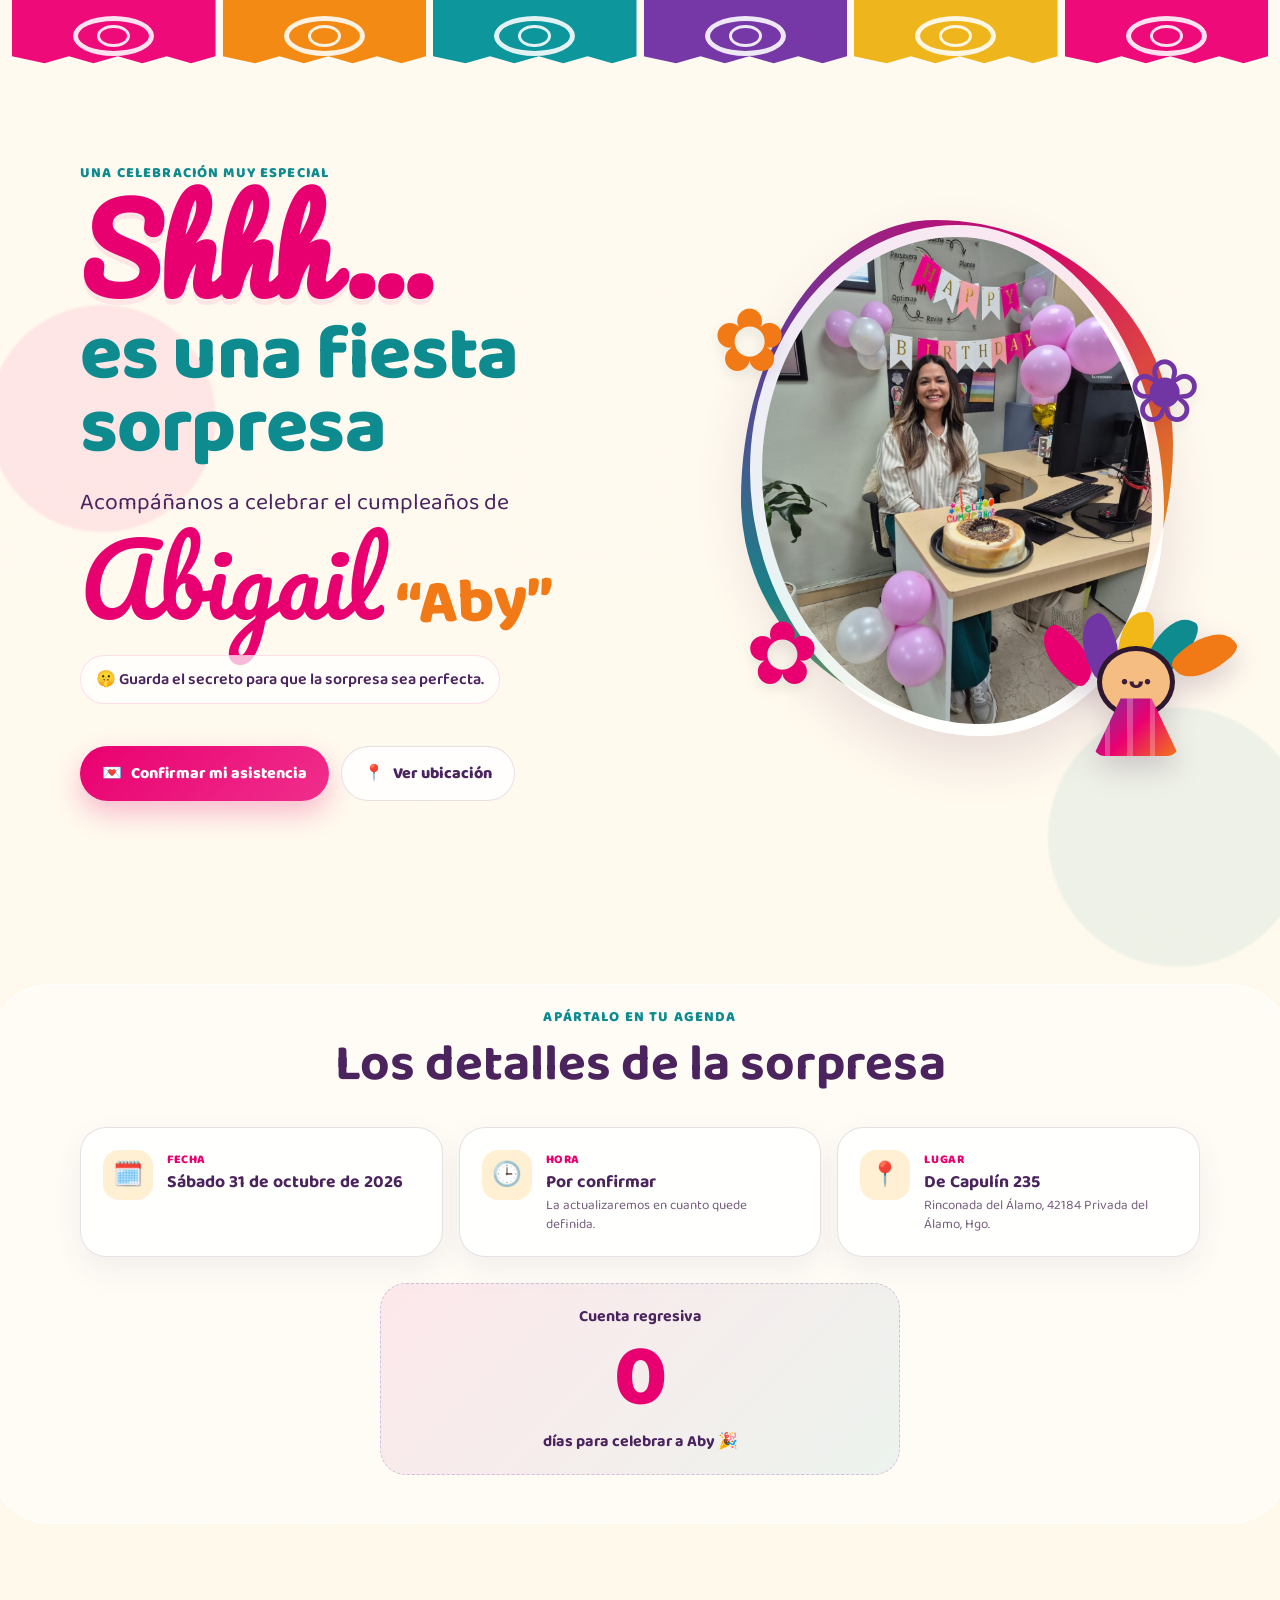
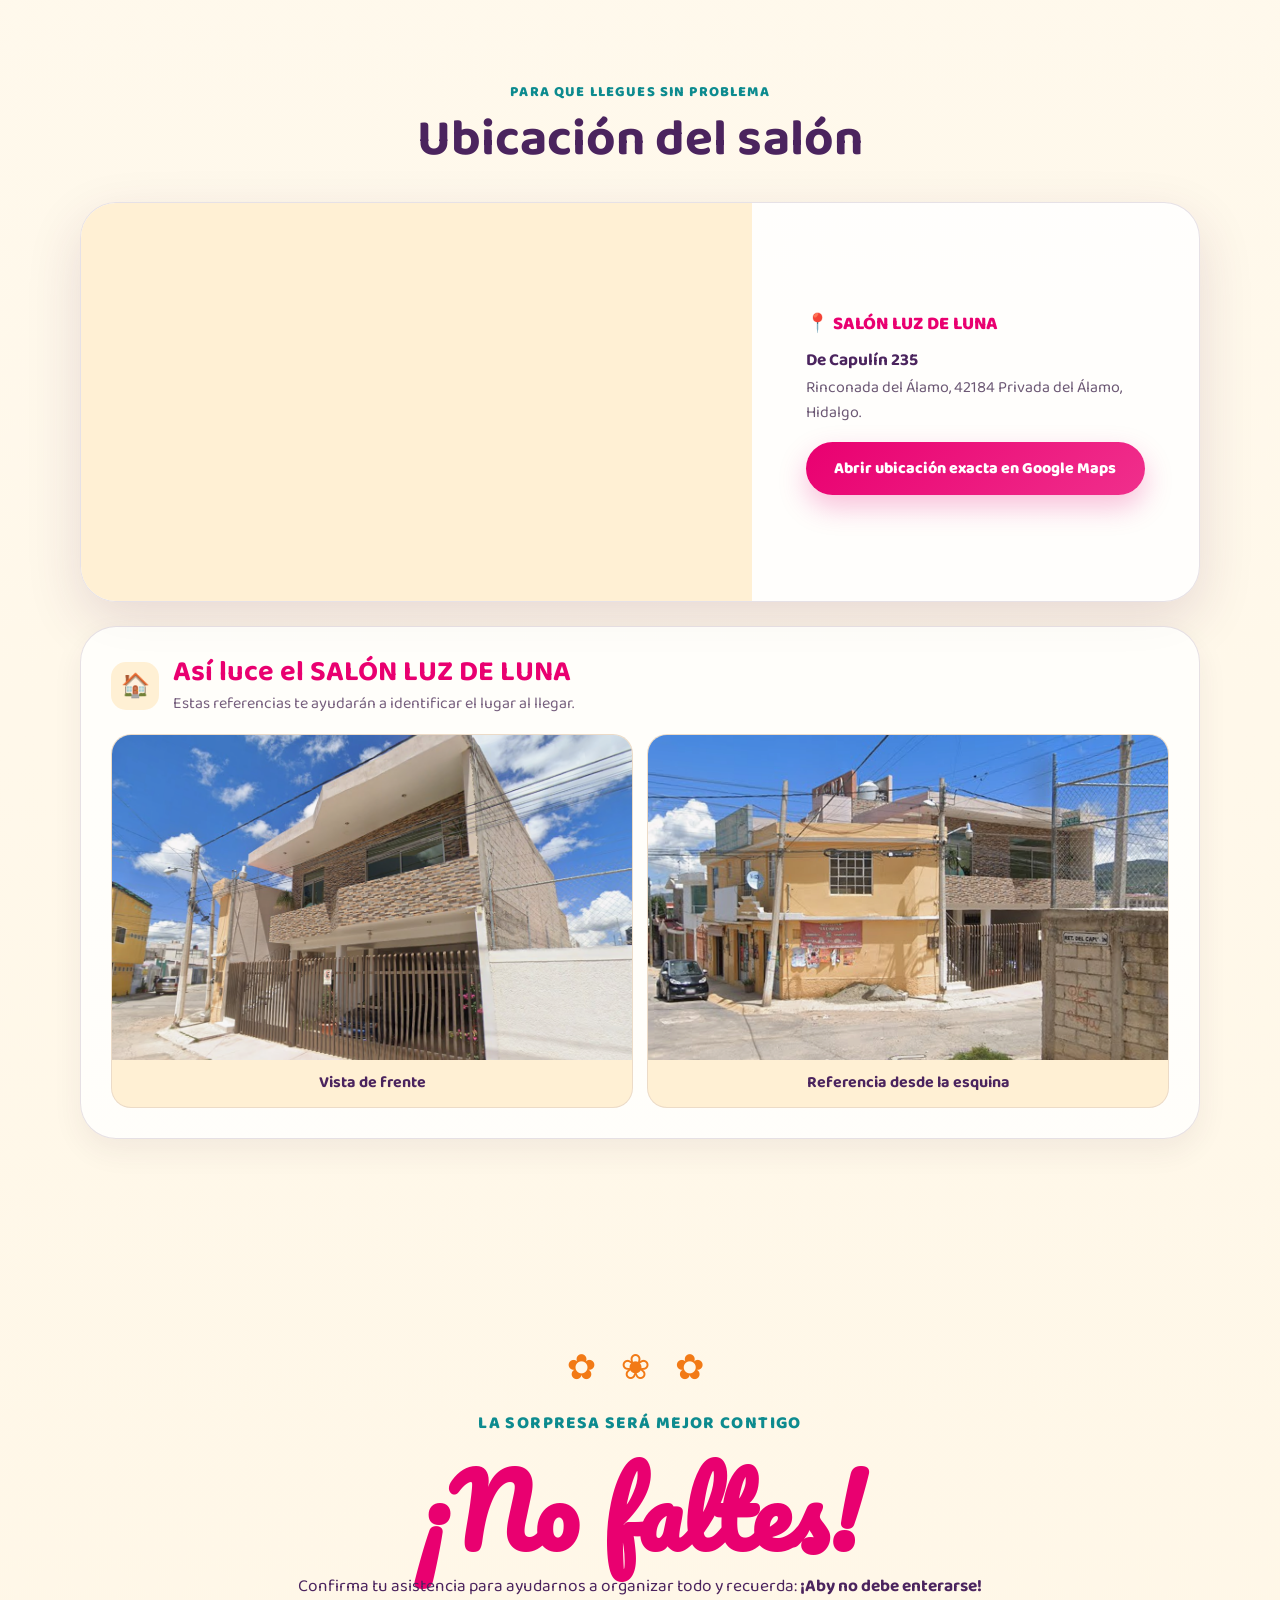
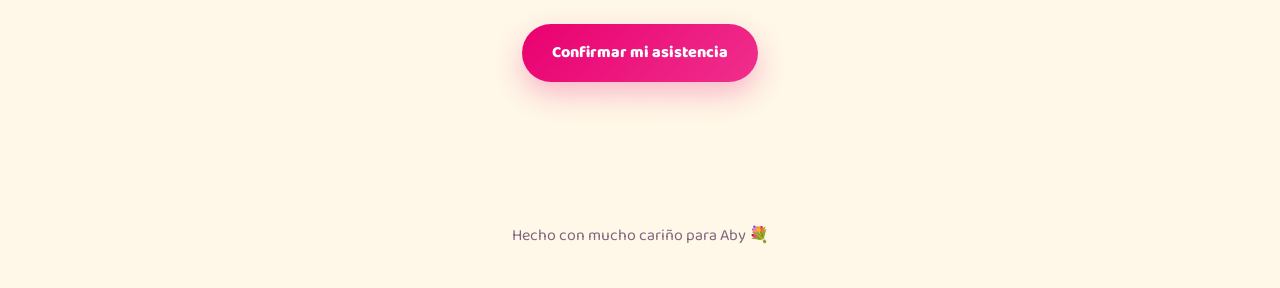
<file: index.html>
<!DOCTYPE html>
<html lang="es">
<head>
  <meta charset="UTF-8" />
  <meta name="viewport" content="width=device-width, initial-scale=1.0" />
  <meta name="theme-color" content="#fff6e7" />
  <meta name="description" content="Invitación sorpresa para celebrar el cumpleaños de Aby." />
  <title>Shhh... es una fiesta sorpresa | Aby</title>

  <link rel="preconnect" href="https://fonts.googleapis.com">
  <link rel="preconnect" href="https://fonts.gstatic.com" crossorigin>
  <link href="https://fonts.googleapis.com/css2?family=Baloo+2:wght@500;600;700;800&family=Pacifico&display=swap" rel="stylesheet">
  <link rel="stylesheet" href="styles.css" />
</head>
<body>
  <div class="papel-picado" aria-hidden="true">
    <span class="papel papel--pink"></span>
    <span class="papel papel--orange"></span>
    <span class="papel papel--teal"></span>
    <span class="papel papel--purple"></span>
    <span class="papel papel--yellow"></span>
    <span class="papel papel--pink"></span>
  </div>

  <div class="petals" aria-hidden="true">
    <i class="petal p1"></i><i class="petal p2"></i><i class="petal p3"></i>
    <i class="petal p4"></i><i class="petal p5"></i><i class="petal p6"></i>
  </div>

  <main>
    <section class="hero section reveal" id="inicio">
      <div class="hero__copy">
        <p class="eyebrow">Una celebración muy especial</p>
        <h1>
          <span>Shhh...</span>
          <strong>es una fiesta sorpresa</strong>
        </h1>

        <p class="hero__intro">
          Acompáñanos a celebrar el cumpleaños de
        </p>

        <div class="name-wrap" aria-label="Abigail, Aby">
          <span class="name">Abigail</span>
          <span class="nickname">“Aby”</span>
        </div>

        <p class="secret-note">🤫 Guarda el secreto para que la sorpresa sea perfecta.</p>

        <div class="hero__actions">
          <button class="btn btn--primary" id="openRsvp" type="button">
            <span>💌</span> Confirmar mi asistencia
          </button>
          <a class="btn btn--secondary" href="#ubicacion">
            <span>📍</span> Ver ubicación
          </a>
        </div>
      </div>

      <div class="portrait-wrap" aria-label="Foto de Aby">
        <div class="flower flower--one" aria-hidden="true">✿</div>
        <div class="flower flower--two" aria-hidden="true">❀</div>
        <div class="flower flower--three" aria-hidden="true">✿</div>
        <div class="portrait-ring">
          <img src="assets/aby.jpg" alt="Aby sonriendo" />
        </div>
        <div class="lele-badge" aria-hidden="true">
          <div class="lele-ribbons">
            <span></span><span></span><span></span><span></span><span></span>
          </div>
          <div class="lele-face">•ᴗ•</div>
          <div class="lele-dress"></div>
        </div>
      </div>
    </section>

    <section class="details section reveal" aria-labelledby="detalles-title">
      <div class="section-heading">
        <p class="eyebrow">Apártalo en tu agenda</p>
        <h2 id="detalles-title">Los detalles de la sorpresa</h2>
      </div>

      <div class="details-grid">
        <article class="detail-card">
          <div class="detail-icon" aria-hidden="true">🗓️</div>
          <div>
            <span class="detail-label">Fecha</span>
            <strong>Sábado 31 de octubre de 2026</strong>
          </div>
        </article>

        <article class="detail-card">
          <div class="detail-icon" aria-hidden="true">🕒</div>
          <div>
            <span class="detail-label">Hora</span>
            <strong>Por confirmar</strong>
            <small>La actualizaremos en cuanto quede definida.</small>
          </div>
        </article>

        <article class="detail-card">
          <div class="detail-icon" aria-hidden="true">📍</div>
          <div>
            <span class="detail-label">Lugar</span>
            <strong>De Capulín 235</strong>
            <small>Rinconada del Álamo, 42184 Privada del Álamo, Hgo.</small>
          </div>
        </article>
      </div>

      <div class="countdown-card" aria-live="polite">
        <span class="countdown-card__label">Cuenta regresiva</span>
        <div class="countdown-card__number" id="daysLeft">—</div>
        <span class="countdown-card__suffix">días para celebrar a Aby 🎉</span>
      </div>
    </section>

    <section class="location section reveal" id="ubicacion" aria-labelledby="ubicacion-title">
      <div class="section-heading">
        <p class="eyebrow">Para que llegues sin problema</p>
        <h2 id="ubicacion-title">Ubicación del salón</h2>
      </div>

      <div class="location-card">
        <div class="map-frame">
          <iframe
            title="Mapa de la ubicación del evento"
            src="https://www.google.com/maps?q=De%20Capul%C3%ADn%20235%2C%20Rinconada%20del%20%C3%81lamo%2C%2042184%20Privada%20del%20%C3%81lamo%2C%20Hidalgo&output=embed"
            loading="lazy"
            referrerpolicy="no-referrer-when-downgrade"
            allowfullscreen>
          </iframe>
        </div>

        <div class="location-copy">
          <span class="location-kicker">📍 SALÓN LUZ DE LUNA</span>
          <p class="location-address">
            <strong>De Capulín 235</strong><br>
            Rinconada del Álamo, 42184 Privada del Álamo, Hidalgo.
          </p>
          <a class="btn btn--primary btn--full"
             href="https://maps.app.goo.gl/XvXKvJ6q5sDy312R8"
             target="_blank"
             rel="noopener noreferrer">
            Abrir ubicación exacta en Google Maps
          </a>
        </div>
      </div>

      <div class="venue-reference" aria-labelledby="referencias-salon">
        <div class="venue-reference__heading">
          <span class="venue-reference__icon" aria-hidden="true">🏠</span>
          <div>
            <h3 id="referencias-salon">Así luce el SALÓN LUZ DE LUNA</h3>
            <p>Estas referencias te ayudarán a identificar el lugar al llegar.</p>
          </div>
        </div>

        <div class="venue-gallery">
          <figure class="venue-photo">
            <img
              src="assets/salon-luz-de-luna-frente.png"
              alt="Vista frontal del Salón Luz de Luna en De Capulín 235"
              loading="lazy">
            <figcaption>Vista de frente</figcaption>
          </figure>

          <figure class="venue-photo">
            <img
              src="assets/salon-luz-de-luna-referencia.png"
              alt="Referencia de la esquina para ubicar el Salón Luz de Luna"
              loading="lazy">
            <figcaption>Referencia desde la esquina</figcaption>
          </figure>
        </div>
      </div>
    </section>

    <section class="final-cta section reveal" aria-labelledby="final-title">
      <div class="final-cta__ornament" aria-hidden="true">✿ ❀ ✿</div>
      <p class="eyebrow">La sorpresa será mejor contigo</p>
      <h2 id="final-title">¡No faltes!</h2>
      <p>
        Confirma tu asistencia para ayudarnos a organizar todo y recuerda:
        <strong>¡Aby no debe enterarse!</strong>
      </p>
      <button class="btn btn--primary btn--big" id="openRsvpBottom" type="button">
        Confirmar mi asistencia
      </button>
    </section>
  </main>

  <footer>
    <span>Hecho con mucho cariño para Aby 💐</span>
  </footer>

  <div class="modal" id="rsvpModal" aria-hidden="true">
    <div class="modal__backdrop" data-close-modal></div>
    <section class="modal__dialog" role="dialog" aria-modal="true" aria-labelledby="rsvpTitle">
      <button class="modal__close" type="button" data-close-modal aria-label="Cerrar">×</button>
      <div class="modal__icon" aria-hidden="true">💐</div>
      <p class="eyebrow">Confirmación de asistencia</p>
      <h2 id="rsvpTitle">¡Nos dará mucho gusto verte!</h2>
      <p class="modal__lead">
        Regálanos tu nombre completo para añadirte a la lista de invitados confirmados.
      </p>

      <form id="rsvpForm" novalidate>
        <label for="fullName">Nombre completo</label>
        <input
          id="fullName"
          name="nombre"
          type="text"
          autocomplete="name"
          placeholder="Ej. Zuriel Villegas Anaya"
          minlength="5"
          maxlength="90"
          required
        />
<label for="note">Un mensajito para Aby 💖 <span>(opcional)</span></label>
        <textarea
          id="note"
          name="mensaje"
          rows="3"
          maxlength="180"
          placeholder="Déjale aquí unas palabras bonitas a Aby 💖"></textarea>

        <input type="hidden" name="evento" value="Fiesta sorpresa de Aby - 31/10/2026" />

        <button class="btn btn--primary btn--full" type="submit" id="submitRsvp">
          Sí, confirmo mi asistencia 🎉
        </button>
        <p class="form-status" id="formStatus" aria-live="polite"></p>
      </form>
    </section>
  </div>

  <script src="script.js"></script>
</body>
</html>
</file>
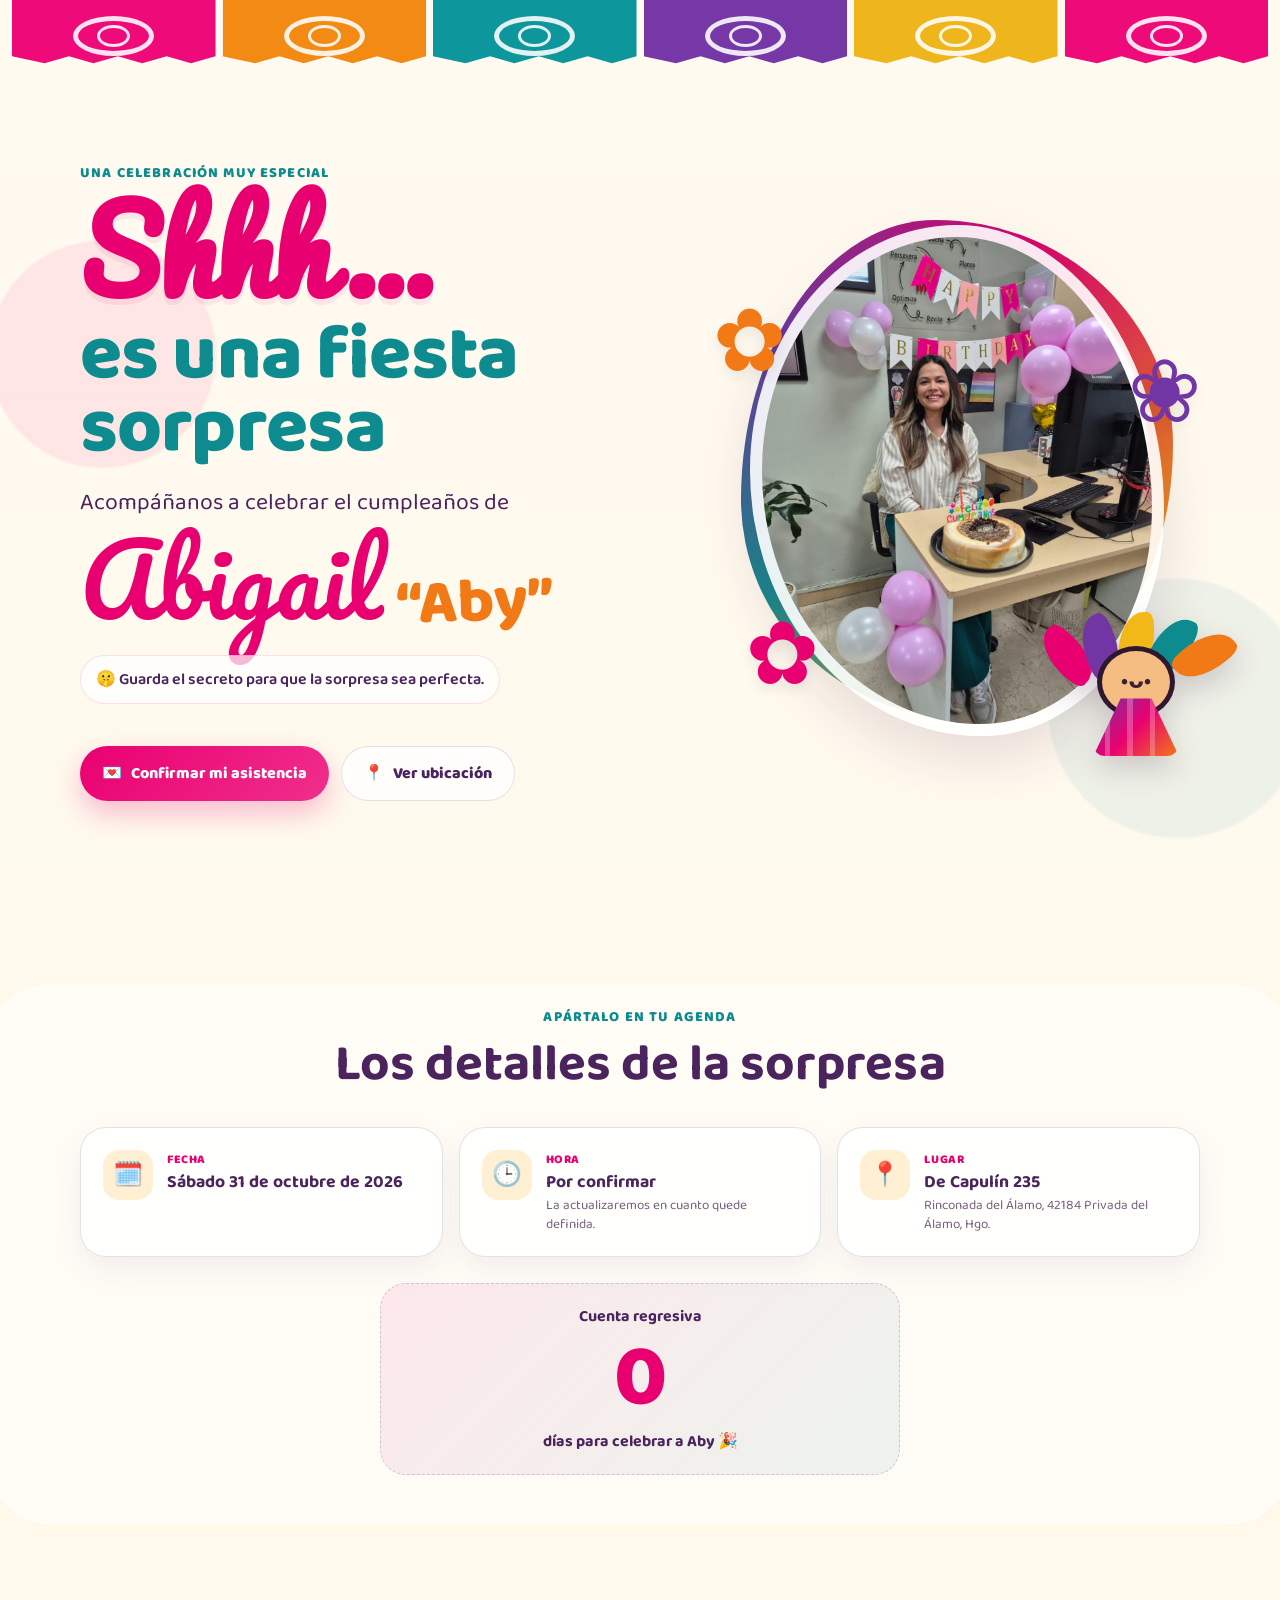
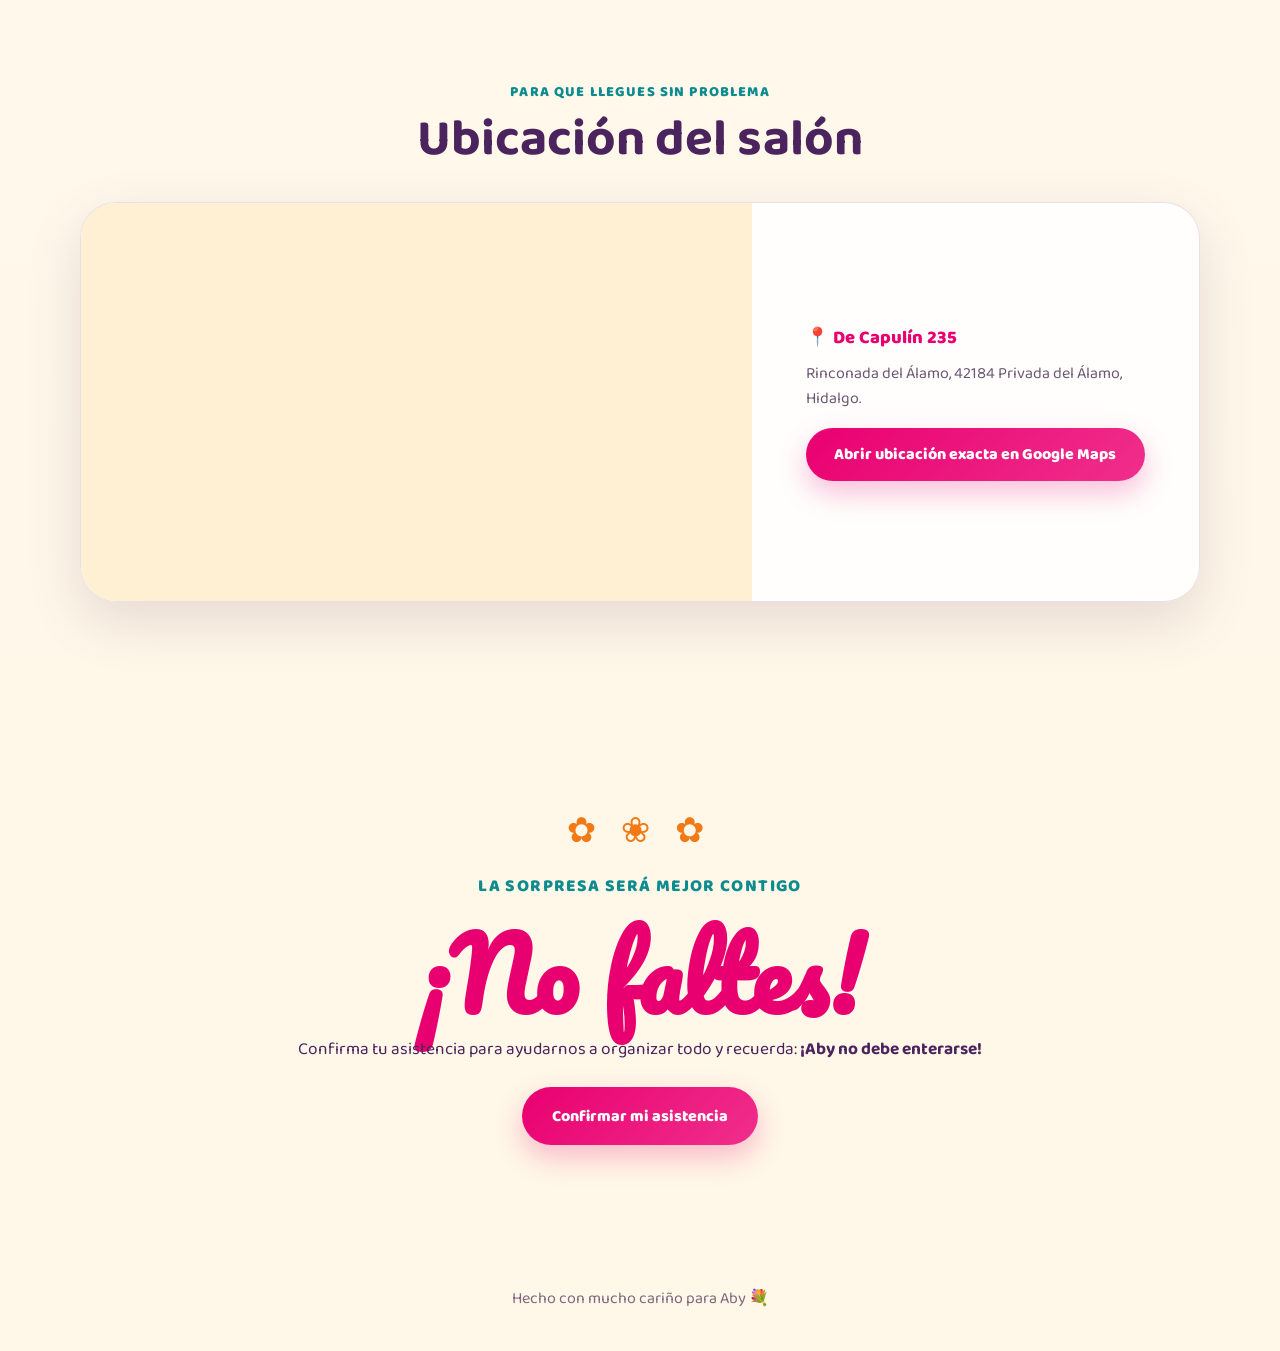
<file: Aby/index.html>
<!DOCTYPE html>
<html lang="es">
<head>
  <meta charset="UTF-8" />
  <meta name="viewport" content="width=device-width, initial-scale=1.0" />
  <meta name="theme-color" content="#fff6e7" />
  <meta name="description" content="Invitación sorpresa para celebrar el cumpleaños de Aby." />
  <title>Shhh... es una fiesta sorpresa | Aby</title>

  <link rel="preconnect" href="https://fonts.googleapis.com">
  <link rel="preconnect" href="https://fonts.gstatic.com" crossorigin>
  <link href="https://fonts.googleapis.com/css2?family=Baloo+2:wght@500;600;700;800&family=Pacifico&display=swap" rel="stylesheet">
  <link rel="stylesheet" href="styles.css" />
</head>
<body>
  <div class="papel-picado" aria-hidden="true">
    <span class="papel papel--pink"></span>
    <span class="papel papel--orange"></span>
    <span class="papel papel--teal"></span>
    <span class="papel papel--purple"></span>
    <span class="papel papel--yellow"></span>
    <span class="papel papel--pink"></span>
  </div>

  <div class="petals" aria-hidden="true">
    <i class="petal p1"></i><i class="petal p2"></i><i class="petal p3"></i>
    <i class="petal p4"></i><i class="petal p5"></i><i class="petal p6"></i>
  </div>

  <main>
    <section class="hero section reveal" id="inicio">
      <div class="hero__copy">
        <p class="eyebrow">Una celebración muy especial</p>
        <h1>
          <span>Shhh...</span>
          <strong>es una fiesta sorpresa</strong>
        </h1>

        <p class="hero__intro">
          Acompáñanos a celebrar el cumpleaños de
        </p>

        <div class="name-wrap" aria-label="Abigail, Aby">
          <span class="name">Abigail</span>
          <span class="nickname">“Aby”</span>
        </div>

        <p class="secret-note">🤫 Guarda el secreto para que la sorpresa sea perfecta.</p>

        <div class="hero__actions">
          <button class="btn btn--primary" id="openRsvp" type="button">
            <span>💌</span> Confirmar mi asistencia
          </button>
          <a class="btn btn--secondary" href="#ubicacion">
            <span>📍</span> Ver ubicación
          </a>
        </div>
      </div>

      <div class="portrait-wrap" aria-label="Foto de Aby">
        <div class="flower flower--one" aria-hidden="true">✿</div>
        <div class="flower flower--two" aria-hidden="true">❀</div>
        <div class="flower flower--three" aria-hidden="true">✿</div>
        <div class="portrait-ring">
          <img src="assets/aby.jpg" alt="Aby sonriendo" />
        </div>
        <div class="lele-badge" aria-hidden="true">
          <div class="lele-ribbons">
            <span></span><span></span><span></span><span></span><span></span>
          </div>
          <div class="lele-face">•ᴗ•</div>
          <div class="lele-dress"></div>
        </div>
      </div>
    </section>

    <section class="details section reveal" aria-labelledby="detalles-title">
      <div class="section-heading">
        <p class="eyebrow">Apártalo en tu agenda</p>
        <h2 id="detalles-title">Los detalles de la sorpresa</h2>
      </div>

      <div class="details-grid">
        <article class="detail-card">
          <div class="detail-icon" aria-hidden="true">🗓️</div>
          <div>
            <span class="detail-label">Fecha</span>
            <strong>Sábado 31 de octubre de 2026</strong>
          </div>
        </article>

        <article class="detail-card">
          <div class="detail-icon" aria-hidden="true">🕒</div>
          <div>
            <span class="detail-label">Hora</span>
            <strong>Por confirmar</strong>
            <small>La actualizaremos en cuanto quede definida.</small>
          </div>
        </article>

        <article class="detail-card">
          <div class="detail-icon" aria-hidden="true">📍</div>
          <div>
            <span class="detail-label">Lugar</span>
            <strong>De Capulín 235</strong>
            <small>Rinconada del Álamo, 42184 Privada del Álamo, Hgo.</small>
          </div>
        </article>
      </div>

      <div class="countdown-card" aria-live="polite">
        <span class="countdown-card__label">Cuenta regresiva</span>
        <div class="countdown-card__number" id="daysLeft">—</div>
        <span class="countdown-card__suffix">días para celebrar a Aby 🎉</span>
      </div>
    </section>

    <section class="location section reveal" id="ubicacion" aria-labelledby="ubicacion-title">
      <div class="section-heading">
        <p class="eyebrow">Para que llegues sin problema</p>
        <h2 id="ubicacion-title">Ubicación del salón</h2>
      </div>

      <div class="location-card">
        <div class="map-frame">
          <iframe
            title="Mapa de la ubicación del evento"
            src="https://www.google.com/maps?q=De%20Capul%C3%ADn%20235%2C%20Rinconada%20del%20%C3%81lamo%2C%2042184%20Privada%20del%20%C3%81lamo%2C%20Hidalgo&output=embed"
            loading="lazy"
            referrerpolicy="no-referrer-when-downgrade"
            allowfullscreen>
          </iframe>
        </div>

        <div class="location-copy">
          <span class="location-kicker">📍 De Capulín 235</span>
          <p>
            Rinconada del Álamo, 42184 Privada del Álamo, Hidalgo.
          </p>
          <a class="btn btn--primary btn--full"
             href="https://maps.app.goo.gl/XvXKvJ6q5sDy312R8"
             target="_blank"
             rel="noopener noreferrer">
            Abrir ubicación exacta en Google Maps
          </a>
        </div>
      </div>
    </section>

    <section class="final-cta section reveal" aria-labelledby="final-title">
      <div class="final-cta__ornament" aria-hidden="true">✿ ❀ ✿</div>
      <p class="eyebrow">La sorpresa será mejor contigo</p>
      <h2 id="final-title">¡No faltes!</h2>
      <p>
        Confirma tu asistencia para ayudarnos a organizar todo y recuerda:
        <strong>¡Aby no debe enterarse!</strong>
      </p>
      <button class="btn btn--primary btn--big" id="openRsvpBottom" type="button">
        Confirmar mi asistencia
      </button>
    </section>
  </main>

  <footer>
    <span>Hecho con mucho cariño para Aby 💐</span>
  </footer>

  <div class="modal" id="rsvpModal" aria-hidden="true">
    <div class="modal__backdrop" data-close-modal></div>
    <section class="modal__dialog" role="dialog" aria-modal="true" aria-labelledby="rsvpTitle">
      <button class="modal__close" type="button" data-close-modal aria-label="Cerrar">×</button>
      <div class="modal__icon" aria-hidden="true">💐</div>
      <p class="eyebrow">Confirmación de asistencia</p>
      <h2 id="rsvpTitle">¡Nos dará mucho gusto verte!</h2>
      <p class="modal__lead">
        Regálanos tu nombre completo para añadirte a la lista de invitados confirmados.
      </p>

      <form id="rsvpForm" novalidate>
        <label for="fullName">Nombre completo</label>
        <input
          id="fullName"
          name="nombre"
          type="text"
          autocomplete="name"
          placeholder="Ej. Zuriel Villegas Anaya"
          minlength="5"
          maxlength="90"
          required
        />

        <label for="guests">Número de personas</label>
        <select id="guests" name="personas">
          <option value="1">1 persona</option>
          <option value="2">2 personas</option>
          <option value="3">3 personas</option>
          <option value="4">4 personas</option>
          <option value="5">5 personas</option>
        </select>

        <label for="note">Mensaje para los organizadores <span>(opcional)</span></label>
        <textarea
          id="note"
          name="mensaje"
          rows="3"
          maxlength="180"
          placeholder="Ej. ¡Ahí estaremos!"></textarea>

        <input type="hidden" name="evento" value="Fiesta sorpresa de Aby - 31/10/2026" />

        <button class="btn btn--primary btn--full" type="submit" id="submitRsvp">
          Sí, confirmo mi asistencia 🎉
        </button>
        <p class="form-status" id="formStatus" aria-live="polite"></p>
      </form>
    </section>
  </div>

  <script src="script.js"></script>
</body>
</html>
</file>
<file: styles.css>
:root {
  --cream: #fff7e7;
  --cream-2: #fff0d4;
  --ink: #4b245e;
  --pink: #e90070;
  --pink-dark: #ba0058;
  --orange: #f27a16;
  --yellow: #f2b818;
  --teal: #0d8b8f;
  --purple: #7136a4;
  --green: #4b8b45;
  --white: #fffdf7;
  --border: rgba(82, 45, 91, .14);
  --shadow: 0 20px 55px rgba(86, 37, 78, .14);
  --radius-xl: 36px;
  --radius-lg: 26px;
  --radius-md: 18px;
}

* { box-sizing: border-box; }

html { scroll-behavior: smooth; }

body {
  margin: 0;
  min-width: 320px;
  color: var(--ink);
  background:
    radial-gradient(circle at 8% 12%, rgba(233, 0, 112, .08) 0 7rem, transparent 7.2rem),
    radial-gradient(circle at 92% 24%, rgba(13, 139, 143, .07) 0 8rem, transparent 8.2rem),
    linear-gradient(180deg, #fffaf0, var(--cream));
  font-family: "Baloo 2", system-ui, -apple-system, BlinkMacSystemFont, "Segoe UI", sans-serif;
  overflow-x: hidden;
}

button, input, select, textarea { font: inherit; }

a { color: inherit; }

img {
  display: block;
  max-width: 100%;
}

main { position: relative; z-index: 2; }

.section {
  width: min(1120px, calc(100% - 32px));
  margin-inline: auto;
  padding-block: clamp(64px, 8vw, 110px);
}

.papel-picado {
  position: relative;
  z-index: 5;
  display: grid;
  grid-template-columns: repeat(6, 1fr);
  gap: 7px;
  padding: 0 12px;
  height: 84px;
  overflow: hidden;
}

.papel {
  position: relative;
  height: 72px;
  clip-path: polygon(0 0, 100% 0, 100% 78%, 88% 88%, 76% 78%, 64% 88%, 52% 78%, 40% 88%, 28% 78%, 16% 88%, 0 78%);
  filter: drop-shadow(0 5px 4px rgba(0,0,0,.08));
}
.papel::before,
.papel::after {
  content: "";
  position: absolute;
  inset: 16px 30%;
  border: 5px solid rgba(255,255,255,.88);
  border-radius: 50%;
}
.papel::after {
  inset: 25px 42%;
  border-width: 3px;
}

.papel--pink { background: #ef0a79; }
.papel--orange { background: #f28a14; }
.papel--teal { background: #0d969b; }
.papel--purple { background: #7638a7; }
.papel--yellow { background: #eeb51c; }

.hero {
  display: grid;
  grid-template-columns: 1.08fr .92fr;
  gap: clamp(32px, 5vw, 80px);
  align-items: center;
  padding-top: clamp(44px, 6vw, 82px);
}

.eyebrow {
  margin: 0 0 10px;
  color: var(--teal);
  font-weight: 800;
  letter-spacing: .08em;
  text-transform: uppercase;
  font-size: .9rem;
}

h1, h2, p { margin-top: 0; }

h1 {
  margin-bottom: 18px;
  line-height: .95;
  letter-spacing: -.035em;
}

h1 span {
  display: block;
  font-family: "Pacifico", cursive;
  font-size: clamp(4rem, 9vw, 7.5rem);
  color: var(--pink);
  text-shadow: 0 6px 0 rgba(233, 0, 112, .08);
}

h1 strong {
  display: block;
  max-width: 800px;
  margin-top: 16px;
  font-size: clamp(2.6rem, 6vw, 5.4rem);
  color: var(--teal);
  font-weight: 800;
}

.hero__intro {
  font-size: clamp(1.1rem, 2vw, 1.45rem);
  margin-bottom: 8px;
}

.name-wrap {
  display: flex;
  flex-wrap: wrap;
  align-items: baseline;
  gap: 14px;
  margin: 4px 0 20px;
}

.name {
  font-family: "Pacifico", cursive;
  font-size: clamp(3.2rem, 8vw, 6.2rem);
  line-height: 1;
  color: var(--pink);
}

.nickname {
  font-size: clamp(2rem, 5vw, 3.9rem);
  line-height: 1;
  font-weight: 800;
  color: var(--orange);
  transform: rotate(-2deg);
}

.secret-note {
  display: inline-flex;
  gap: 8px;
  align-items: center;
  background: rgba(255, 255, 255, .72);
  border: 1px solid rgba(233, 0, 112, .12);
  padding: 11px 15px;
  border-radius: 999px;
  font-weight: 600;
}

.hero__actions {
  display: flex;
  flex-wrap: wrap;
  gap: 12px;
  margin-top: 26px;
}

.btn {
  min-height: 50px;
  border: 0;
  border-radius: 999px;
  padding: 14px 22px;
  text-decoration: none;
  font-weight: 800;
  cursor: pointer;
  display: inline-flex;
  justify-content: center;
  align-items: center;
  gap: 9px;
  transition: transform .2s ease, box-shadow .2s ease, background .2s ease;
}

.btn--primary {
  color: #fff;
  background: linear-gradient(135deg, var(--pink), #f02f8c);
  box-shadow: 0 12px 28px rgba(233, 0, 112, .25);
}

.btn--secondary {
  color: var(--ink);
  background: rgba(255, 255, 255, .8);
  border: 1px solid var(--border);
}

.btn--full { width: 100%; }
.btn--big { padding-inline: 30px; min-height: 58px; }

@media (hover:hover) and (pointer:fine) {
  .btn:hover { transform: translateY(-2px); }
  .btn--primary:hover { box-shadow: 0 16px 34px rgba(233, 0, 112, .32); }
}

.btn:focus-visible,
input:focus-visible,
select:focus-visible,
textarea:focus-visible,
.modal__close:focus-visible {
  outline: 4px solid rgba(13, 139, 143, .25);
  outline-offset: 3px;
}

.portrait-wrap {
  position: relative;
  width: min(100%, 470px);
  justify-self: center;
  padding: 28px;
}

.portrait-wrap::before {
  content: "";
  position: absolute;
  inset: 4% 4% 8% 4%;
  background:
    radial-gradient(circle at 50% 45%, rgba(255,255,255,.96) 0 54%, transparent 55%),
    conic-gradient(from 20deg, var(--pink), var(--orange), var(--yellow), var(--teal), var(--purple), var(--pink));
  border-radius: 45% 55% 48% 52% / 56% 45% 55% 44%;
  filter: saturate(.9);
  animation: blob 8s ease-in-out infinite;
}

.portrait-ring {
  position: relative;
  z-index: 2;
  padding: 12px;
  border-radius: 50% 50% 44% 56% / 48% 56% 44% 52%;
  background: rgba(255,255,255,.9);
  box-shadow: var(--shadow);
}

.portrait-ring img {
  width: 100%;
  aspect-ratio: 4 / 5;
  object-fit: cover;
  object-position: 50% 24%;
  border-radius: inherit;
}

.flower {
  position: absolute;
  z-index: 3;
  font-size: clamp(3rem, 7vw, 5.5rem);
  text-shadow: 0 6px 14px rgba(0,0,0,.08);
  animation: float 5s ease-in-out infinite;
}
.flower--one { left: -2%; top: 14%; color: var(--orange); }
.flower--two { right: -2%; top: 23%; color: var(--purple); animation-delay: -1.4s; }
.flower--three { left: 5%; bottom: 6%; color: var(--pink); animation-delay: -2.4s; }

.lele-badge {
  position: absolute;
  z-index: 4;
  right: -10px;
  bottom: 8px;
  width: 132px;
  height: 148px;
  display: grid;
  place-items: center;
  filter: drop-shadow(0 12px 14px rgba(69, 28, 70, .2));
  animation: float 4.8s ease-in-out infinite -1s;
}

.lele-ribbons {
  position: absolute;
  top: 4px;
  display: flex;
  justify-content: center;
  width: 100%;
}
.lele-ribbons span {
  width: 36px;
  height: 64px;
  margin: 0 -7px;
  border-radius: 70% 20% 70% 20%;
  transform-origin: bottom center;
}
.lele-ribbons span:nth-child(1) { background: var(--pink); transform: rotate(-50deg); }
.lele-ribbons span:nth-child(2) { background: var(--purple); transform: rotate(-25deg); }
.lele-ribbons span:nth-child(3) { background: var(--yellow); }
.lele-ribbons span:nth-child(4) { background: var(--teal); transform: rotate(25deg); }
.lele-ribbons span:nth-child(5) { background: var(--orange); transform: rotate(50deg); }

.lele-face {
  position: absolute;
  top: 38px;
  width: 78px;
  height: 72px;
  border-radius: 50%;
  display: grid;
  place-items: center;
  background: #f5bd82;
  color: #3e1f35;
  font-weight: 900;
  font-size: 1.4rem;
  border: 5px solid #2d1830;
}

.lele-dress {
  position: absolute;
  bottom: 0;
  width: 86px;
  height: 58px;
  background:
    linear-gradient(90deg, transparent 0 14%, rgba(255,255,255,.25) 14% 20%, transparent 20% 40%, rgba(255,255,255,.25) 40% 46%, transparent 46% 66%, rgba(255,255,255,.25) 66% 72%, transparent 72%),
    linear-gradient(135deg, var(--purple), var(--pink), var(--orange));
  clip-path: polygon(32% 0, 68% 0, 100% 100%, 0 100%);
  border-radius: 12px;
}

.section-heading {
  max-width: 720px;
  margin: 0 auto 34px;
  text-align: center;
}

.section-heading h2,
.final-cta h2,
.modal__dialog h2 {
  margin-bottom: 10px;
  font-size: clamp(2rem, 4vw, 3.4rem);
  line-height: 1.05;
}

.details {
  position: relative;
}

.details::before {
  content: "";
  position: absolute;
  inset: 12% -8% 8%;
  z-index: -1;
  border-radius: 60px;
  background: rgba(255, 255, 255, .5);
  border: 1px solid rgba(255,255,255,.85);
}

.details-grid {
  display: grid;
  grid-template-columns: repeat(3, 1fr);
  gap: 16px;
}

.detail-card {
  min-width: 0;
  padding: 22px;
  border-radius: var(--radius-lg);
  background: rgba(255,255,255,.78);
  border: 1px solid var(--border);
  box-shadow: 0 12px 30px rgba(70, 38, 71, .07);
  display: grid;
  grid-template-columns: auto 1fr;
  gap: 14px;
  align-items: start;
}

.detail-icon {
  width: 50px;
  aspect-ratio: 1;
  border-radius: 16px;
  display: grid;
  place-items: center;
  background: var(--cream-2);
  font-size: 1.5rem;
}

.detail-label {
  display: block;
  color: var(--pink);
  font-weight: 800;
  text-transform: uppercase;
  letter-spacing: .05em;
  font-size: .76rem;
  margin-bottom: 2px;
}

.detail-card strong {
  display: block;
  font-size: 1.1rem;
  line-height: 1.25;
}

.detail-card small {
  display: block;
  margin-top: 4px;
  color: #765f7d;
  line-height: 1.4;
}

.countdown-card {
  width: min(520px, 100%);
  margin: 26px auto 0;
  padding: 20px 24px;
  background: linear-gradient(135deg, rgba(233,0,112,.08), rgba(13,139,143,.08));
  border: 1px dashed rgba(113,54,164,.25);
  border-radius: var(--radius-lg);
  text-align: center;
}

.countdown-card__label,
.countdown-card__suffix {
  display: block;
  font-weight: 700;
}

.countdown-card__number {
  font-size: clamp(3rem, 8vw, 5.5rem);
  line-height: 1;
  color: var(--pink);
  font-weight: 800;
  margin: 6px 0;
}

.location-card {
  display: grid;
  grid-template-columns: 1.2fr .8fr;
  overflow: hidden;
  border-radius: var(--radius-xl);
  background: rgba(255,255,255,.86);
  box-shadow: var(--shadow);
  border: 1px solid var(--border);
}

.map-frame {
  min-height: 390px;
  background: var(--cream-2);
}

.map-frame iframe {
  width: 100%;
  height: 100%;
  min-height: 390px;
  border: 0;
}

.location-copy {
  align-self: center;
  padding: clamp(28px, 5vw, 54px);
}

.location-kicker {
  display: inline-block;
  color: var(--pink);
  font-weight: 800;
  font-size: 1.15rem;
  margin-bottom: 8px;
}

.location-copy p {
  color: #6c5874;
  line-height: 1.6;
}

.location-address strong {
  color: var(--ink);
  font-size: 1.08rem;
}

.venue-reference {
  margin-top: 24px;
  padding: clamp(20px, 4vw, 30px);
  border-radius: var(--radius-xl);
  background: rgba(255,255,255,.76);
  border: 1px solid var(--border);
  box-shadow: 0 12px 30px rgba(70, 38, 71, .07);
}

.venue-reference__heading {
  display: flex;
  align-items: center;
  gap: 14px;
  margin-bottom: 18px;
}

.venue-reference__icon {
  flex: 0 0 auto;
  width: 48px;
  height: 48px;
  display: grid;
  place-items: center;
  border-radius: 15px;
  background: var(--cream-2);
  font-size: 1.45rem;
}

.venue-reference__heading h3 {
  margin: 0 0 2px;
  color: var(--pink);
  font-size: clamp(1.35rem, 2.5vw, 1.8rem);
  line-height: 1.1;
}

.venue-reference__heading p {
  margin: 0;
  color: #765f7d;
}

.venue-gallery {
  display: grid;
  grid-template-columns: repeat(2, minmax(0, 1fr));
  gap: 14px;
}

.venue-photo {
  margin: 0;
  overflow: hidden;
  border-radius: 20px;
  background: var(--cream-2);
  border: 1px solid rgba(75, 36, 94, .10);
}

.venue-photo img {
  width: 100%;
  aspect-ratio: 16 / 10;
  object-fit: cover;
}

.venue-photo figcaption {
  padding: 10px 14px 12px;
  color: var(--ink);
  font-weight: 700;
  text-align: center;
}

.final-cta {
  text-align: center;
  padding-top: clamp(64px, 8vw, 100px);
  padding-bottom: clamp(80px, 9vw, 120px);
}

.final-cta__ornament {
  font-size: 2.2rem;
  color: var(--orange);
  letter-spacing: .25em;
  margin-bottom: 12px;
}

.final-cta h2 {
  font-family: "Pacifico", cursive;
  color: var(--pink);
  font-size: clamp(3.4rem, 8vw, 6rem);
}

.final-cta p {
  max-width: 690px;
  margin: 0 auto 24px;
  font-size: 1.08rem;
}

footer {
  padding: 26px 18px 40px;
  text-align: center;
  color: #7e667f;
  position: relative;
  z-index: 2;
}

.modal {
  position: fixed;
  inset: 0;
  z-index: 50;
  display: none;
  place-items: center;
  padding: 20px;
}

.modal.is-open { display: grid; }

.modal__backdrop {
  position: absolute;
  inset: 0;
  background: rgba(48, 21, 49, .58);
  backdrop-filter: blur(8px);
}

.modal__dialog {
  position: relative;
  z-index: 1;
  width: min(560px, 100%);
  max-height: calc(100vh - 40px);
  overflow: auto;
  padding: clamp(24px, 5vw, 40px);
  background: var(--white);
  border-radius: 30px;
  box-shadow: 0 30px 80px rgba(0,0,0,.25);
  border: 2px solid rgba(233,0,112,.12);
}

.modal__close {
  position: absolute;
  top: 14px;
  right: 14px;
  width: 42px;
  height: 42px;
  border: 0;
  border-radius: 50%;
  cursor: pointer;
  background: var(--cream-2);
  color: var(--ink);
  font-size: 1.8rem;
}

.modal__icon { font-size: 2.4rem; margin-bottom: 8px; }

.modal__lead {
  color: #6d5a73;
  line-height: 1.5;
  margin-bottom: 22px;
}

form {
  display: grid;
  gap: 10px;
}

label {
  font-weight: 800;
  margin-top: 6px;
}

label span { font-weight: 600; color: #87718d; }

input, select, textarea {
  width: 100%;
  border: 1px solid rgba(75, 36, 94, .18);
  background: #fff;
  border-radius: 16px;
  padding: 13px 14px;
  color: var(--ink);
  font-size: 16px;
}

textarea { resize: vertical; min-height: 92px; }

.form-status {
  min-height: 26px;
  margin: 2px 0 0;
  text-align: center;
  font-weight: 700;
  color: var(--teal);
}

.form-status.is-error { color: #b11f42; }

.petals {
  position: fixed;
  inset: 0;
  pointer-events: none;
  z-index: 1;
  overflow: hidden;
}

.petal {
  position: absolute;
  top: -30px;
  width: 14px;
  height: 22px;
  border-radius: 70% 20% 70% 20%;
  opacity: .45;
  animation: fall linear infinite;
}
.p1 { left: 8%; background: var(--pink); animation-duration: 11s; }
.p2 { left: 24%; background: var(--orange); animation-duration: 14s; animation-delay: -5s; }
.p3 { left: 48%; background: var(--teal); animation-duration: 12s; animation-delay: -7s; }
.p4 { left: 66%; background: var(--purple); animation-duration: 15s; animation-delay: -2s; }
.p5 { left: 82%; background: var(--yellow); animation-duration: 13s; animation-delay: -9s; }
.p6 { left: 94%; background: var(--pink); animation-duration: 16s; animation-delay: -11s; }

.reveal {
  opacity: 0;
  transform: translateY(22px);
  transition: opacity .8s ease, transform .8s ease;
}
.reveal.is-visible {
  opacity: 1;
  transform: none;
}

.confetti {
  position: fixed;
  z-index: 100;
  pointer-events: none;
  width: 10px;
  height: 16px;
  border-radius: 3px;
  animation: confetti-pop 900ms ease-out forwards;
}

@keyframes blob {
  0%, 100% { border-radius: 45% 55% 48% 52% / 56% 45% 55% 44%; transform: rotate(0deg); }
  50% { border-radius: 55% 45% 58% 42% / 44% 56% 45% 55%; transform: rotate(2deg); }
}

@keyframes float {
  0%, 100% { transform: translateY(0) rotate(-3deg); }
  50% { transform: translateY(-10px) rotate(3deg); }
}

@keyframes fall {
  0% { transform: translate3d(0,-30px,0) rotate(0deg); }
  100% { transform: translate3d(45px,110vh,0) rotate(540deg); }
}

@keyframes confetti-pop {
  0% { opacity: 1; transform: translate(0,0) rotate(0deg) scale(1); }
  100% { opacity: 0; transform: translate(var(--x), var(--y)) rotate(620deg) scale(.7); }
}

@media (max-width: 860px) {
  .hero {
    grid-template-columns: 1fr;
    text-align: center;
  }

  .hero__copy { order: 1; }
  .portrait-wrap { order: 2; max-width: 410px; }

  .name-wrap,
  .hero__actions {
    justify-content: center;
  }

  .details-grid { grid-template-columns: 1fr; }

  .location-card { grid-template-columns: 1fr; }
  .map-frame, .map-frame iframe { min-height: 320px; }
}

@media (max-width: 560px) {
  .papel-picado { height: 66px; padding-inline: 6px; gap: 4px; }
  .papel { height: 58px; }
  .papel::before { inset: 14px 27%; border-width: 3px; }

  .section {
    width: min(100% - 22px, 1120px);
    padding-block: 56px;
  }

  h1 span { font-size: clamp(3.4rem, 18vw, 5rem); }
  h1 strong { font-size: clamp(2.3rem, 11vw, 3.5rem); }

  .hero__actions { display: grid; grid-template-columns: 1fr; }
  .btn { width: 100%; }

  .portrait-wrap { padding: 22px; }
  .lele-badge { width: 108px; height: 122px; right: -2px; }
  .lele-face { width: 64px; height: 59px; top: 31px; }
  .lele-ribbons span { width: 30px; height: 52px; }
  .lele-dress { width: 72px; height: 50px; }

  .detail-card { padding: 18px; }
  .location-copy { padding: 24px; }

  .venue-reference__heading {
    align-items: flex-start;
  }

  .venue-gallery {
    grid-template-columns: 1fr;
  }

  .venue-photo img {
    aspect-ratio: 16 / 11;
  }

  .modal { padding: 10px; }
  .modal__dialog { border-radius: 24px; }
}

@media (prefers-reduced-motion: reduce) {
  html { scroll-behavior: auto; }
  *, *::before, *::after {
    animation-duration: .01ms !important;
    animation-iteration-count: 1 !important;
    transition-duration: .01ms !important;
  }
  .reveal { opacity: 1; transform: none; }
  .petals { display: none; }
}
</file>
<file: Aby/styles.css>
:root {
  --cream: #fff7e7;
  --cream-2: #fff0d4;
  --ink: #4b245e;
  --pink: #e90070;
  --pink-dark: #ba0058;
  --orange: #f27a16;
  --yellow: #f2b818;
  --teal: #0d8b8f;
  --purple: #7136a4;
  --green: #4b8b45;
  --white: #fffdf7;
  --border: rgba(82, 45, 91, .14);
  --shadow: 0 20px 55px rgba(86, 37, 78, .14);
  --radius-xl: 36px;
  --radius-lg: 26px;
  --radius-md: 18px;
}

* { box-sizing: border-box; }

html { scroll-behavior: smooth; }

body {
  margin: 0;
  min-width: 320px;
  color: var(--ink);
  background:
    radial-gradient(circle at 8% 12%, rgba(233, 0, 112, .08) 0 7rem, transparent 7.2rem),
    radial-gradient(circle at 92% 24%, rgba(13, 139, 143, .07) 0 8rem, transparent 8.2rem),
    linear-gradient(180deg, #fffaf0, var(--cream));
  font-family: "Baloo 2", system-ui, -apple-system, BlinkMacSystemFont, "Segoe UI", sans-serif;
  overflow-x: hidden;
}

button, input, select, textarea { font: inherit; }

a { color: inherit; }

img {
  display: block;
  max-width: 100%;
}

main { position: relative; z-index: 2; }

.section {
  width: min(1120px, calc(100% - 32px));
  margin-inline: auto;
  padding-block: clamp(64px, 8vw, 110px);
}

.papel-picado {
  position: relative;
  z-index: 5;
  display: grid;
  grid-template-columns: repeat(6, 1fr);
  gap: 7px;
  padding: 0 12px;
  height: 84px;
  overflow: hidden;
}

.papel {
  position: relative;
  height: 72px;
  clip-path: polygon(0 0, 100% 0, 100% 78%, 88% 88%, 76% 78%, 64% 88%, 52% 78%, 40% 88%, 28% 78%, 16% 88%, 0 78%);
  filter: drop-shadow(0 5px 4px rgba(0,0,0,.08));
}
.papel::before,
.papel::after {
  content: "";
  position: absolute;
  inset: 16px 30%;
  border: 5px solid rgba(255,255,255,.88);
  border-radius: 50%;
}
.papel::after {
  inset: 25px 42%;
  border-width: 3px;
}

.papel--pink { background: #ef0a79; }
.papel--orange { background: #f28a14; }
.papel--teal { background: #0d969b; }
.papel--purple { background: #7638a7; }
.papel--yellow { background: #eeb51c; }

.hero {
  display: grid;
  grid-template-columns: 1.08fr .92fr;
  gap: clamp(32px, 5vw, 80px);
  align-items: center;
  padding-top: clamp(44px, 6vw, 82px);
}

.eyebrow {
  margin: 0 0 10px;
  color: var(--teal);
  font-weight: 800;
  letter-spacing: .08em;
  text-transform: uppercase;
  font-size: .9rem;
}

h1, h2, p { margin-top: 0; }

h1 {
  margin-bottom: 18px;
  line-height: .95;
  letter-spacing: -.035em;
}

h1 span {
  display: block;
  font-family: "Pacifico", cursive;
  font-size: clamp(4rem, 9vw, 7.5rem);
  color: var(--pink);
  text-shadow: 0 6px 0 rgba(233, 0, 112, .08);
}

h1 strong {
  display: block;
  max-width: 800px;
  margin-top: 16px;
  font-size: clamp(2.6rem, 6vw, 5.4rem);
  color: var(--teal);
  font-weight: 800;
}

.hero__intro {
  font-size: clamp(1.1rem, 2vw, 1.45rem);
  margin-bottom: 8px;
}

.name-wrap {
  display: flex;
  flex-wrap: wrap;
  align-items: baseline;
  gap: 14px;
  margin: 4px 0 20px;
}

.name {
  font-family: "Pacifico", cursive;
  font-size: clamp(3.2rem, 8vw, 6.2rem);
  line-height: 1;
  color: var(--pink);
}

.nickname {
  font-size: clamp(2rem, 5vw, 3.9rem);
  line-height: 1;
  font-weight: 800;
  color: var(--orange);
  transform: rotate(-2deg);
}

.secret-note {
  display: inline-flex;
  gap: 8px;
  align-items: center;
  background: rgba(255, 255, 255, .72);
  border: 1px solid rgba(233, 0, 112, .12);
  padding: 11px 15px;
  border-radius: 999px;
  font-weight: 600;
}

.hero__actions {
  display: flex;
  flex-wrap: wrap;
  gap: 12px;
  margin-top: 26px;
}

.btn {
  min-height: 50px;
  border: 0;
  border-radius: 999px;
  padding: 14px 22px;
  text-decoration: none;
  font-weight: 800;
  cursor: pointer;
  display: inline-flex;
  justify-content: center;
  align-items: center;
  gap: 9px;
  transition: transform .2s ease, box-shadow .2s ease, background .2s ease;
}

.btn--primary {
  color: #fff;
  background: linear-gradient(135deg, var(--pink), #f02f8c);
  box-shadow: 0 12px 28px rgba(233, 0, 112, .25);
}

.btn--secondary {
  color: var(--ink);
  background: rgba(255, 255, 255, .8);
  border: 1px solid var(--border);
}

.btn--full { width: 100%; }
.btn--big { padding-inline: 30px; min-height: 58px; }

@media (hover:hover) and (pointer:fine) {
  .btn:hover { transform: translateY(-2px); }
  .btn--primary:hover { box-shadow: 0 16px 34px rgba(233, 0, 112, .32); }
}

.btn:focus-visible,
input:focus-visible,
select:focus-visible,
textarea:focus-visible,
.modal__close:focus-visible {
  outline: 4px solid rgba(13, 139, 143, .25);
  outline-offset: 3px;
}

.portrait-wrap {
  position: relative;
  width: min(100%, 470px);
  justify-self: center;
  padding: 28px;
}

.portrait-wrap::before {
  content: "";
  position: absolute;
  inset: 4% 4% 8% 4%;
  background:
    radial-gradient(circle at 50% 45%, rgba(255,255,255,.96) 0 54%, transparent 55%),
    conic-gradient(from 20deg, var(--pink), var(--orange), var(--yellow), var(--teal), var(--purple), var(--pink));
  border-radius: 45% 55% 48% 52% / 56% 45% 55% 44%;
  filter: saturate(.9);
  animation: blob 8s ease-in-out infinite;
}

.portrait-ring {
  position: relative;
  z-index: 2;
  padding: 12px;
  border-radius: 50% 50% 44% 56% / 48% 56% 44% 52%;
  background: rgba(255,255,255,.9);
  box-shadow: var(--shadow);
}

.portrait-ring img {
  width: 100%;
  aspect-ratio: 4 / 5;
  object-fit: cover;
  object-position: 50% 24%;
  border-radius: inherit;
}

.flower {
  position: absolute;
  z-index: 3;
  font-size: clamp(3rem, 7vw, 5.5rem);
  text-shadow: 0 6px 14px rgba(0,0,0,.08);
  animation: float 5s ease-in-out infinite;
}
.flower--one { left: -2%; top: 14%; color: var(--orange); }
.flower--two { right: -2%; top: 23%; color: var(--purple); animation-delay: -1.4s; }
.flower--three { left: 5%; bottom: 6%; color: var(--pink); animation-delay: -2.4s; }

.lele-badge {
  position: absolute;
  z-index: 4;
  right: -10px;
  bottom: 8px;
  width: 132px;
  height: 148px;
  display: grid;
  place-items: center;
  filter: drop-shadow(0 12px 14px rgba(69, 28, 70, .2));
  animation: float 4.8s ease-in-out infinite -1s;
}

.lele-ribbons {
  position: absolute;
  top: 4px;
  display: flex;
  justify-content: center;
  width: 100%;
}
.lele-ribbons span {
  width: 36px;
  height: 64px;
  margin: 0 -7px;
  border-radius: 70% 20% 70% 20%;
  transform-origin: bottom center;
}
.lele-ribbons span:nth-child(1) { background: var(--pink); transform: rotate(-50deg); }
.lele-ribbons span:nth-child(2) { background: var(--purple); transform: rotate(-25deg); }
.lele-ribbons span:nth-child(3) { background: var(--yellow); }
.lele-ribbons span:nth-child(4) { background: var(--teal); transform: rotate(25deg); }
.lele-ribbons span:nth-child(5) { background: var(--orange); transform: rotate(50deg); }

.lele-face {
  position: absolute;
  top: 38px;
  width: 78px;
  height: 72px;
  border-radius: 50%;
  display: grid;
  place-items: center;
  background: #f5bd82;
  color: #3e1f35;
  font-weight: 900;
  font-size: 1.4rem;
  border: 5px solid #2d1830;
}

.lele-dress {
  position: absolute;
  bottom: 0;
  width: 86px;
  height: 58px;
  background:
    linear-gradient(90deg, transparent 0 14%, rgba(255,255,255,.25) 14% 20%, transparent 20% 40%, rgba(255,255,255,.25) 40% 46%, transparent 46% 66%, rgba(255,255,255,.25) 66% 72%, transparent 72%),
    linear-gradient(135deg, var(--purple), var(--pink), var(--orange));
  clip-path: polygon(32% 0, 68% 0, 100% 100%, 0 100%);
  border-radius: 12px;
}

.section-heading {
  max-width: 720px;
  margin: 0 auto 34px;
  text-align: center;
}

.section-heading h2,
.final-cta h2,
.modal__dialog h2 {
  margin-bottom: 10px;
  font-size: clamp(2rem, 4vw, 3.4rem);
  line-height: 1.05;
}

.details {
  position: relative;
}

.details::before {
  content: "";
  position: absolute;
  inset: 12% -8% 8%;
  z-index: -1;
  border-radius: 60px;
  background: rgba(255, 255, 255, .5);
  border: 1px solid rgba(255,255,255,.85);
}

.details-grid {
  display: grid;
  grid-template-columns: repeat(3, 1fr);
  gap: 16px;
}

.detail-card {
  min-width: 0;
  padding: 22px;
  border-radius: var(--radius-lg);
  background: rgba(255,255,255,.78);
  border: 1px solid var(--border);
  box-shadow: 0 12px 30px rgba(70, 38, 71, .07);
  display: grid;
  grid-template-columns: auto 1fr;
  gap: 14px;
  align-items: start;
}

.detail-icon {
  width: 50px;
  aspect-ratio: 1;
  border-radius: 16px;
  display: grid;
  place-items: center;
  background: var(--cream-2);
  font-size: 1.5rem;
}

.detail-label {
  display: block;
  color: var(--pink);
  font-weight: 800;
  text-transform: uppercase;
  letter-spacing: .05em;
  font-size: .76rem;
  margin-bottom: 2px;
}

.detail-card strong {
  display: block;
  font-size: 1.1rem;
  line-height: 1.25;
}

.detail-card small {
  display: block;
  margin-top: 4px;
  color: #765f7d;
  line-height: 1.4;
}

.countdown-card {
  width: min(520px, 100%);
  margin: 26px auto 0;
  padding: 20px 24px;
  background: linear-gradient(135deg, rgba(233,0,112,.08), rgba(13,139,143,.08));
  border: 1px dashed rgba(113,54,164,.25);
  border-radius: var(--radius-lg);
  text-align: center;
}

.countdown-card__label,
.countdown-card__suffix {
  display: block;
  font-weight: 700;
}

.countdown-card__number {
  font-size: clamp(3rem, 8vw, 5.5rem);
  line-height: 1;
  color: var(--pink);
  font-weight: 800;
  margin: 6px 0;
}

.location-card {
  display: grid;
  grid-template-columns: 1.2fr .8fr;
  overflow: hidden;
  border-radius: var(--radius-xl);
  background: rgba(255,255,255,.86);
  box-shadow: var(--shadow);
  border: 1px solid var(--border);
}

.map-frame {
  min-height: 390px;
  background: var(--cream-2);
}

.map-frame iframe {
  width: 100%;
  height: 100%;
  min-height: 390px;
  border: 0;
}

.location-copy {
  align-self: center;
  padding: clamp(28px, 5vw, 54px);
}

.location-kicker {
  display: inline-block;
  color: var(--pink);
  font-weight: 800;
  font-size: 1.15rem;
  margin-bottom: 8px;
}

.location-copy p {
  color: #6c5874;
  line-height: 1.6;
}

.final-cta {
  text-align: center;
  padding-top: clamp(64px, 8vw, 100px);
  padding-bottom: clamp(80px, 9vw, 120px);
}

.final-cta__ornament {
  font-size: 2.2rem;
  color: var(--orange);
  letter-spacing: .25em;
  margin-bottom: 12px;
}

.final-cta h2 {
  font-family: "Pacifico", cursive;
  color: var(--pink);
  font-size: clamp(3.4rem, 8vw, 6rem);
}

.final-cta p {
  max-width: 690px;
  margin: 0 auto 24px;
  font-size: 1.08rem;
}

footer {
  padding: 26px 18px 40px;
  text-align: center;
  color: #7e667f;
  position: relative;
  z-index: 2;
}

.modal {
  position: fixed;
  inset: 0;
  z-index: 50;
  display: none;
  place-items: center;
  padding: 20px;
}

.modal.is-open { display: grid; }

.modal__backdrop {
  position: absolute;
  inset: 0;
  background: rgba(48, 21, 49, .58);
  backdrop-filter: blur(8px);
}

.modal__dialog {
  position: relative;
  z-index: 1;
  width: min(560px, 100%);
  max-height: calc(100vh - 40px);
  overflow: auto;
  padding: clamp(24px, 5vw, 40px);
  background: var(--white);
  border-radius: 30px;
  box-shadow: 0 30px 80px rgba(0,0,0,.25);
  border: 2px solid rgba(233,0,112,.12);
}

.modal__close {
  position: absolute;
  top: 14px;
  right: 14px;
  width: 42px;
  height: 42px;
  border: 0;
  border-radius: 50%;
  cursor: pointer;
  background: var(--cream-2);
  color: var(--ink);
  font-size: 1.8rem;
}

.modal__icon { font-size: 2.4rem; margin-bottom: 8px; }

.modal__lead {
  color: #6d5a73;
  line-height: 1.5;
  margin-bottom: 22px;
}

form {
  display: grid;
  gap: 10px;
}

label {
  font-weight: 800;
  margin-top: 6px;
}

label span { font-weight: 600; color: #87718d; }

input, select, textarea {
  width: 100%;
  border: 1px solid rgba(75, 36, 94, .18);
  background: #fff;
  border-radius: 16px;
  padding: 13px 14px;
  color: var(--ink);
  font-size: 16px;
}

textarea { resize: vertical; min-height: 92px; }

.form-status {
  min-height: 26px;
  margin: 2px 0 0;
  text-align: center;
  font-weight: 700;
  color: var(--teal);
}

.form-status.is-error { color: #b11f42; }

.petals {
  position: fixed;
  inset: 0;
  pointer-events: none;
  z-index: 1;
  overflow: hidden;
}

.petal {
  position: absolute;
  top: -30px;
  width: 14px;
  height: 22px;
  border-radius: 70% 20% 70% 20%;
  opacity: .45;
  animation: fall linear infinite;
}
.p1 { left: 8%; background: var(--pink); animation-duration: 11s; }
.p2 { left: 24%; background: var(--orange); animation-duration: 14s; animation-delay: -5s; }
.p3 { left: 48%; background: var(--teal); animation-duration: 12s; animation-delay: -7s; }
.p4 { left: 66%; background: var(--purple); animation-duration: 15s; animation-delay: -2s; }
.p5 { left: 82%; background: var(--yellow); animation-duration: 13s; animation-delay: -9s; }
.p6 { left: 94%; background: var(--pink); animation-duration: 16s; animation-delay: -11s; }

.reveal {
  opacity: 0;
  transform: translateY(22px);
  transition: opacity .8s ease, transform .8s ease;
}
.reveal.is-visible {
  opacity: 1;
  transform: none;
}

.confetti {
  position: fixed;
  z-index: 100;
  pointer-events: none;
  width: 10px;
  height: 16px;
  border-radius: 3px;
  animation: confetti-pop 900ms ease-out forwards;
}

@keyframes blob {
  0%, 100% { border-radius: 45% 55% 48% 52% / 56% 45% 55% 44%; transform: rotate(0deg); }
  50% { border-radius: 55% 45% 58% 42% / 44% 56% 45% 55%; transform: rotate(2deg); }
}

@keyframes float {
  0%, 100% { transform: translateY(0) rotate(-3deg); }
  50% { transform: translateY(-10px) rotate(3deg); }
}

@keyframes fall {
  0% { transform: translate3d(0,-30px,0) rotate(0deg); }
  100% { transform: translate3d(45px,110vh,0) rotate(540deg); }
}

@keyframes confetti-pop {
  0% { opacity: 1; transform: translate(0,0) rotate(0deg) scale(1); }
  100% { opacity: 0; transform: translate(var(--x), var(--y)) rotate(620deg) scale(.7); }
}

@media (max-width: 860px) {
  .hero {
    grid-template-columns: 1fr;
    text-align: center;
  }

  .hero__copy { order: 1; }
  .portrait-wrap { order: 2; max-width: 410px; }

  .name-wrap,
  .hero__actions {
    justify-content: center;
  }

  .details-grid { grid-template-columns: 1fr; }

  .location-card { grid-template-columns: 1fr; }
  .map-frame, .map-frame iframe { min-height: 320px; }
}

@media (max-width: 560px) {
  .papel-picado { height: 66px; padding-inline: 6px; gap: 4px; }
  .papel { height: 58px; }
  .papel::before { inset: 14px 27%; border-width: 3px; }

  .section {
    width: min(100% - 22px, 1120px);
    padding-block: 56px;
  }

  h1 span { font-size: clamp(3.4rem, 18vw, 5rem); }
  h1 strong { font-size: clamp(2.3rem, 11vw, 3.5rem); }

  .hero__actions { display: grid; grid-template-columns: 1fr; }
  .btn { width: 100%; }

  .portrait-wrap { padding: 22px; }
  .lele-badge { width: 108px; height: 122px; right: -2px; }
  .lele-face { width: 64px; height: 59px; top: 31px; }
  .lele-ribbons span { width: 30px; height: 52px; }
  .lele-dress { width: 72px; height: 50px; }

  .detail-card { padding: 18px; }
  .location-copy { padding: 24px; }

  .modal { padding: 10px; }
  .modal__dialog { border-radius: 24px; }
}

@media (prefers-reduced-motion: reduce) {
  html { scroll-behavior: auto; }
  *, *::before, *::after {
    animation-duration: .01ms !important;
    animation-iteration-count: 1 !important;
    transition-duration: .01ms !important;
  }
  .reveal { opacity: 1; transform: none; }
  .petals { display: none; }
}
</file>
